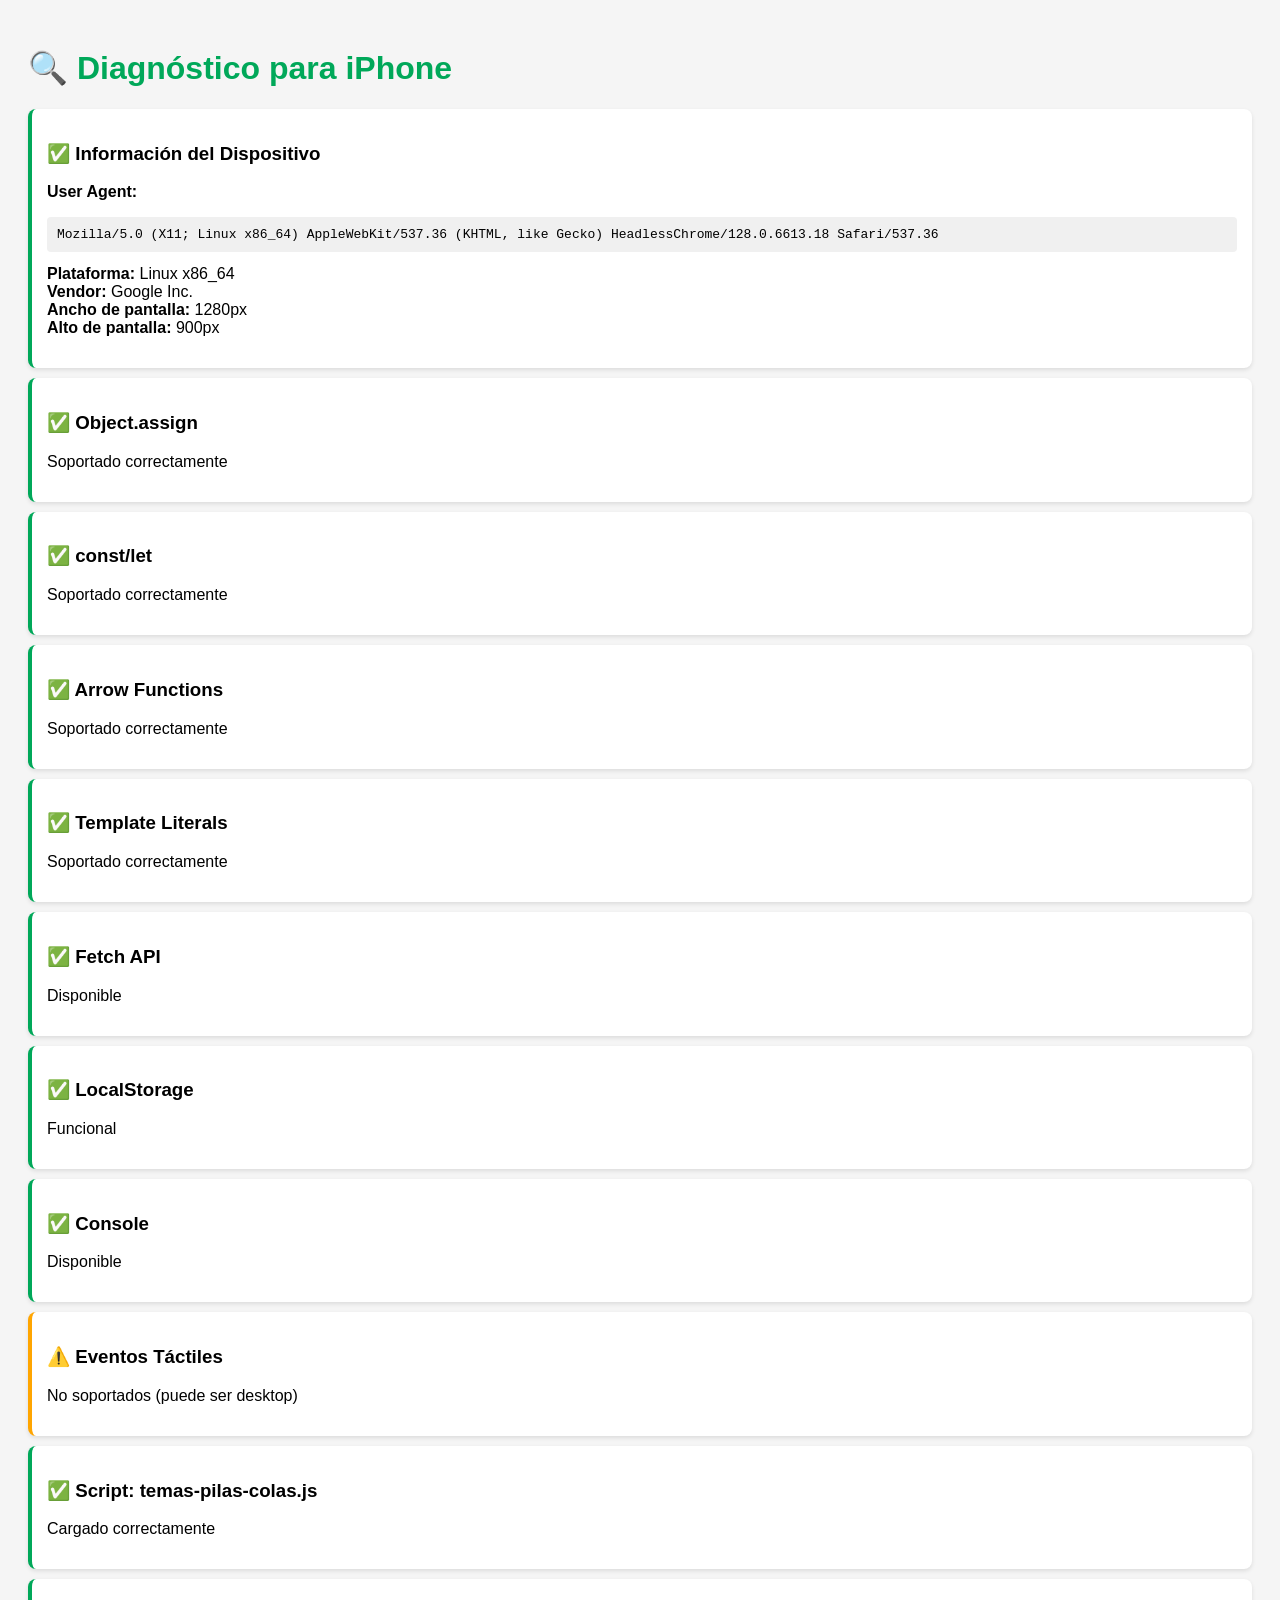
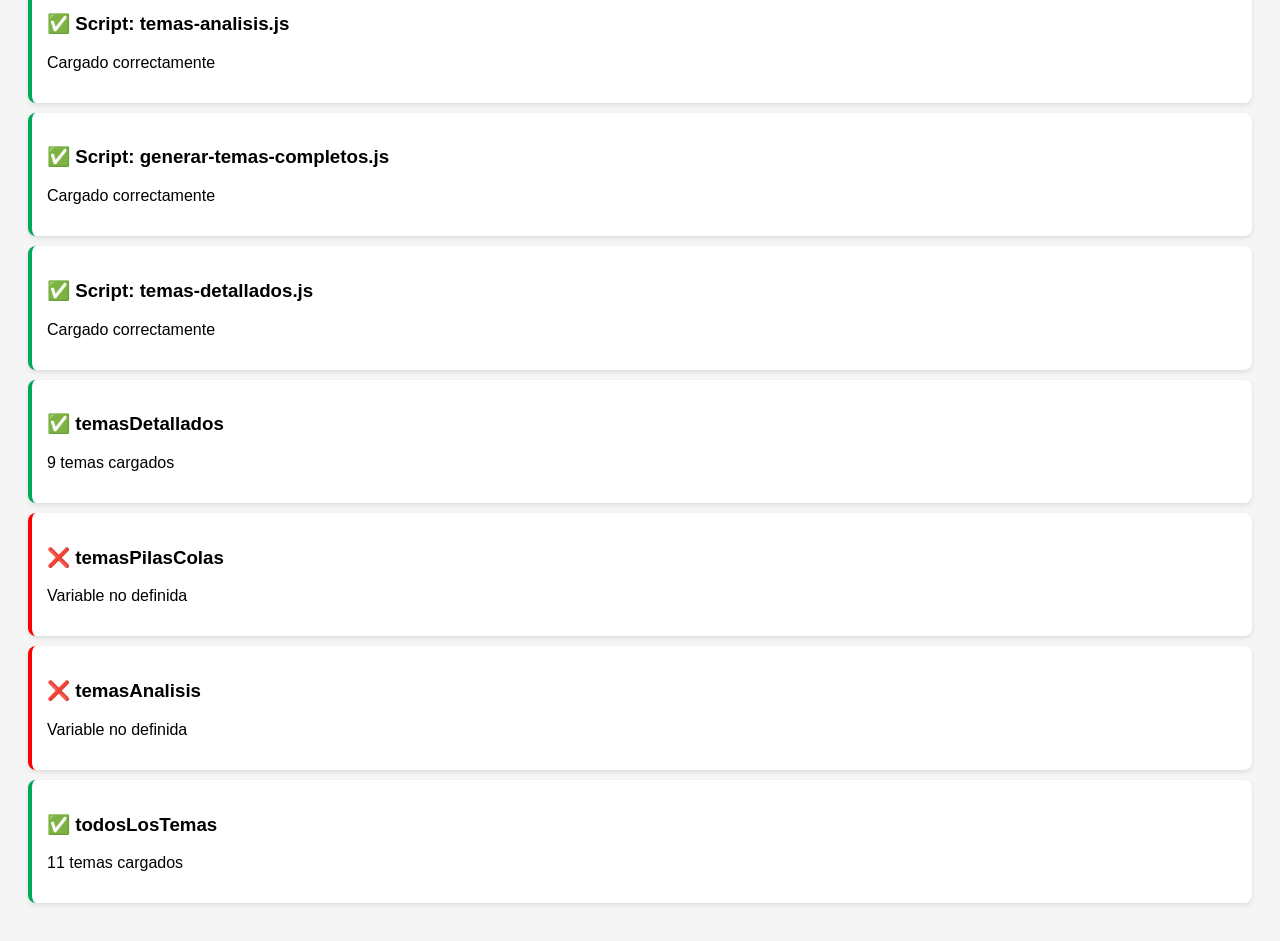
<file: diagnostico-iphone.html>
<!DOCTYPE html>
<html lang="es">
<head>
    <meta charset="UTF-8">
    <meta name="viewport" content="width=device-width, initial-scale=1.0">
    <title>Diagnóstico iPhone - Lógica y Representación II</title>
    <style>
        body {
            font-family: -apple-system, BlinkMacSystemFont, 'Segoe UI', sans-serif;
            padding: 20px;
            background: #f5f5f5;
        }
        .test {
            background: white;
            padding: 15px;
            margin: 10px 0;
            border-radius: 8px;
            box-shadow: 0 2px 4px rgba(0,0,0,0.1);
        }
        .success { border-left: 4px solid #00A859; }
        .error { border-left: 4px solid #ff0000; }
        .warning { border-left: 4px solid #ffa500; }
        h1 { color: #00A859; }
        pre {
            background: #f0f0f0;
            padding: 10px;
            border-radius: 4px;
            overflow-x: auto;
        }
    </style>
</head>
<body>
    <h1>🔍 Diagnóstico para iPhone</h1>
    <div id="results"></div>

    <script>
        const results = document.getElementById('results');
        
        function addTest(title, status, message) {
            const div = document.createElement('div');
            div.className = `test ${status}`;
            div.innerHTML = `
                <h3>${status === 'success' ? '✅' : status === 'error' ? '❌' : '⚠️'} ${title}</h3>
                <p>${message}</p>
            `;
            results.appendChild(div);
        }

        // Test 1: Información del dispositivo
        addTest('Información del Dispositivo', 'success', `
            <strong>User Agent:</strong><br>
            <pre>${navigator.userAgent}</pre>
            <strong>Plataforma:</strong> ${navigator.platform}<br>
            <strong>Vendor:</strong> ${navigator.vendor}<br>
            <strong>Ancho de pantalla:</strong> ${window.innerWidth}px<br>
            <strong>Alto de pantalla:</strong> ${window.innerHeight}px
        `);

        // Test 2: Soporte de JavaScript
        try {
            const testObj = { a: 1, b: 2 };
            Object.assign(testObj, { c: 3 });
            addTest('Object.assign', 'success', 'Soportado correctamente');
        } catch (e) {
            addTest('Object.assign', 'error', `Error: ${e.message}`);
        }

        // Test 3: Const y Let
        try {
            const testConst = 'test';
            let testLet = 'test';
            addTest('const/let', 'success', 'Soportado correctamente');
        } catch (e) {
            addTest('const/let', 'error', `Error: ${e.message}`);
        }

        // Test 4: Arrow functions
        try {
            const testArrow = () => 'test';
            testArrow();
            addTest('Arrow Functions', 'success', 'Soportado correctamente');
        } catch (e) {
            addTest('Arrow Functions', 'error', `Error: ${e.message}`);
        }

        // Test 5: Template literals
        try {
            const test = `Template ${1 + 1}`;
            addTest('Template Literals', 'success', 'Soportado correctamente');
        } catch (e) {
            addTest('Template Literals', 'error', `Error: ${e.message}`);
        }

        // Test 6: Fetch API
        if (typeof fetch !== 'undefined') {
            addTest('Fetch API', 'success', 'Disponible');
        } else {
            addTest('Fetch API', 'warning', 'No disponible');
        }

        // Test 7: LocalStorage
        try {
            localStorage.setItem('test', 'test');
            localStorage.removeItem('test');
            addTest('LocalStorage', 'success', 'Funcional');
        } catch (e) {
            addTest('LocalStorage', 'error', `Error: ${e.message}`);
        }

        // Test 8: Console
        if (typeof console !== 'undefined' && typeof console.log === 'function') {
            addTest('Console', 'success', 'Disponible');
        } else {
            addTest('Console', 'error', 'No disponible');
        }

        // Test 9: Cargar scripts externos
        const testScripts = [
            'temas-detallados.js',
            'temas-pilas-colas.js',
            'temas-analisis.js',
            'generar-temas-completos.js'
        ];

        let scriptsLoaded = 0;
        let scriptsTotal = testScripts.length;

        testScripts.forEach(src => {
            const script = document.createElement('script');
            script.src = src;
            script.onload = () => {
                scriptsLoaded++;
                addTest(`Script: ${src}`, 'success', 'Cargado correctamente');
                
                if (scriptsLoaded === scriptsTotal) {
                    // Verificar variables globales
                    setTimeout(() => {
                        if (typeof temasDetallados !== 'undefined') {
                            addTest('temasDetallados', 'success', `${Object.keys(temasDetallados).length} temas cargados`);
                        } else {
                            addTest('temasDetallados', 'error', 'Variable no definida');
                        }

                        if (typeof temasPilasColas !== 'undefined') {
                            addTest('temasPilasColas', 'success', `${Object.keys(temasPilasColas).length} temas cargados`);
                        } else {
                            addTest('temasPilasColas', 'error', 'Variable no definida');
                        }

                        if (typeof temasAnalisis !== 'undefined') {
                            addTest('temasAnalisis', 'success', `${Object.keys(temasAnalisis).length} temas cargados`);
                        } else {
                            addTest('temasAnalisis', 'error', 'Variable no definida');
                        }

                        if (typeof todosLosTemas !== 'undefined') {
                            addTest('todosLosTemas', 'success', `${Object.keys(todosLosTemas).length} temas cargados`);
                        } else {
                            addTest('todosLosTemas', 'error', 'Variable no definida');
                        }
                    }, 500);
                }
            };
            script.onerror = () => {
                addTest(`Script: ${src}`, 'error', 'Error al cargar');
            };
            document.head.appendChild(script);
        });

        // Test 10: Eventos táctiles
        if ('ontouchstart' in window) {
            addTest('Eventos Táctiles', 'success', 'Soportados');
        } else {
            addTest('Eventos Táctiles', 'warning', 'No soportados (puede ser desktop)');
        }
    </script>
</body>
</html>
</file>
